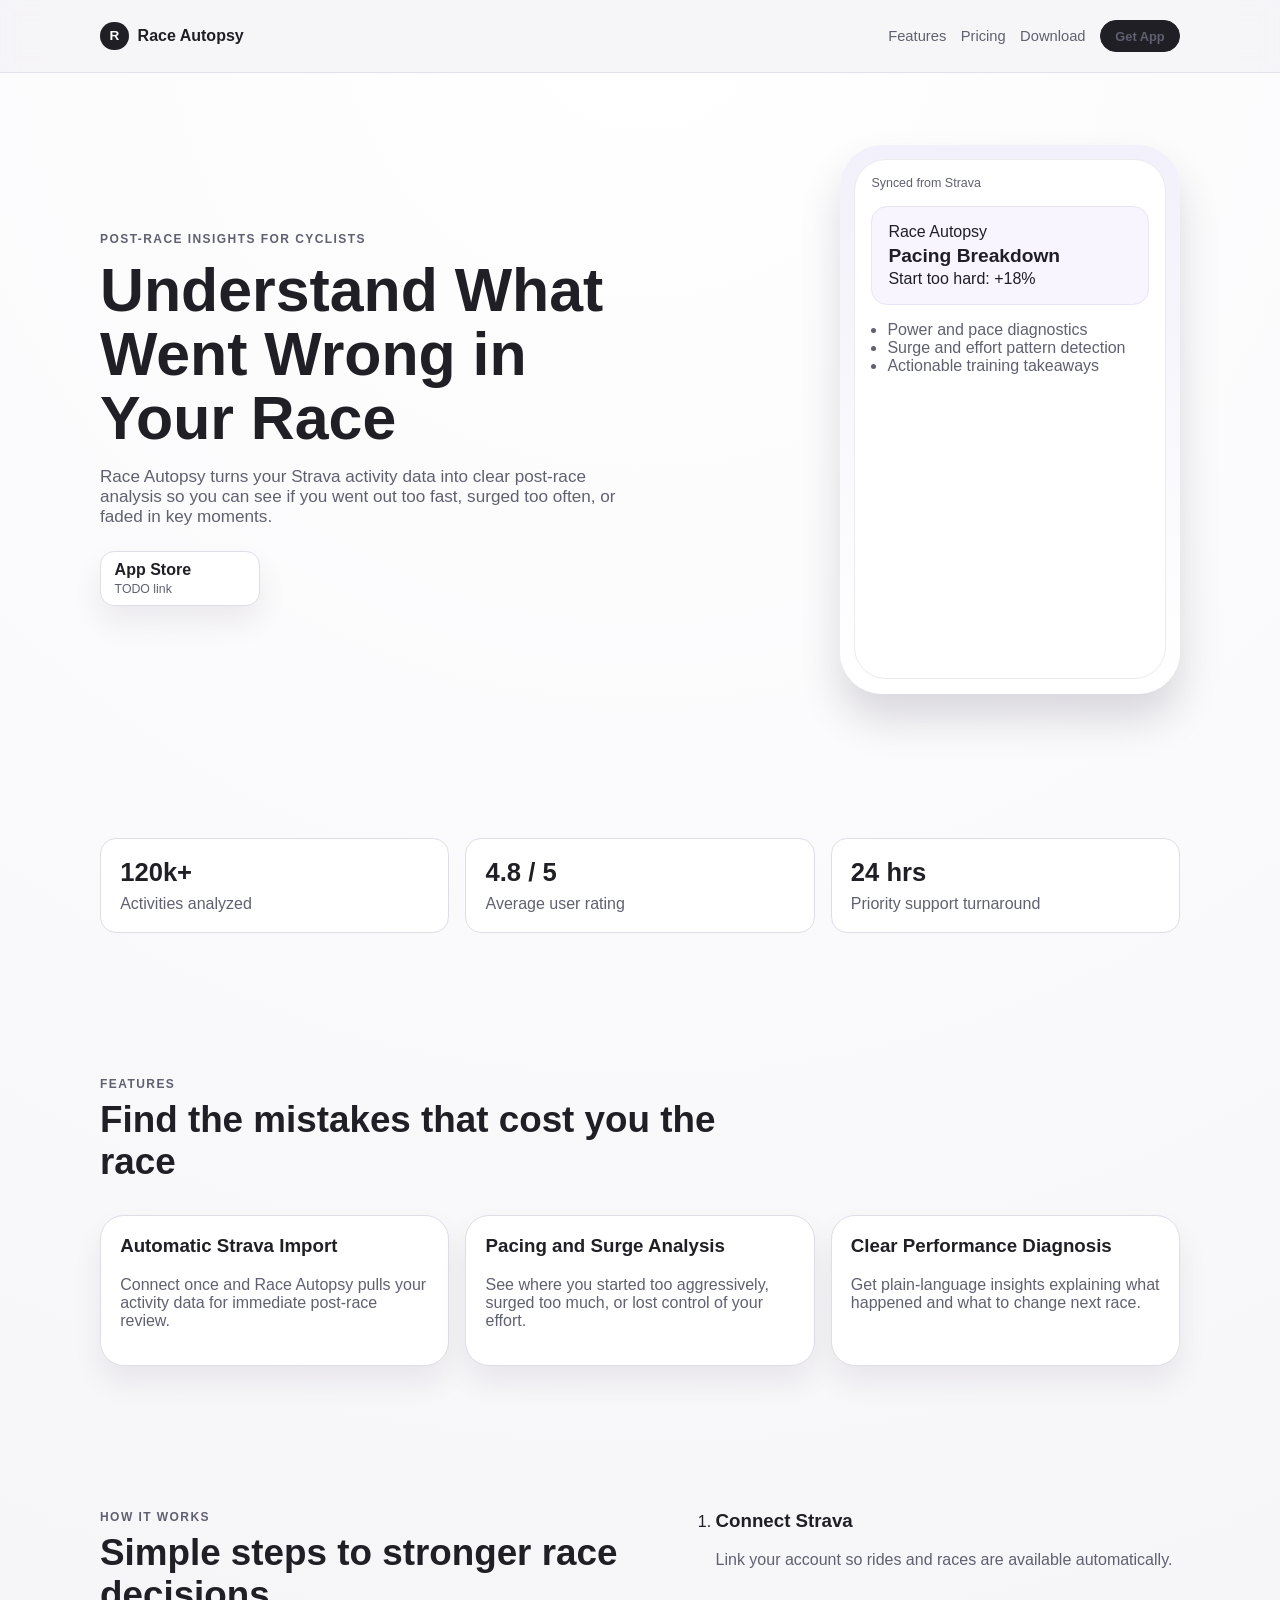
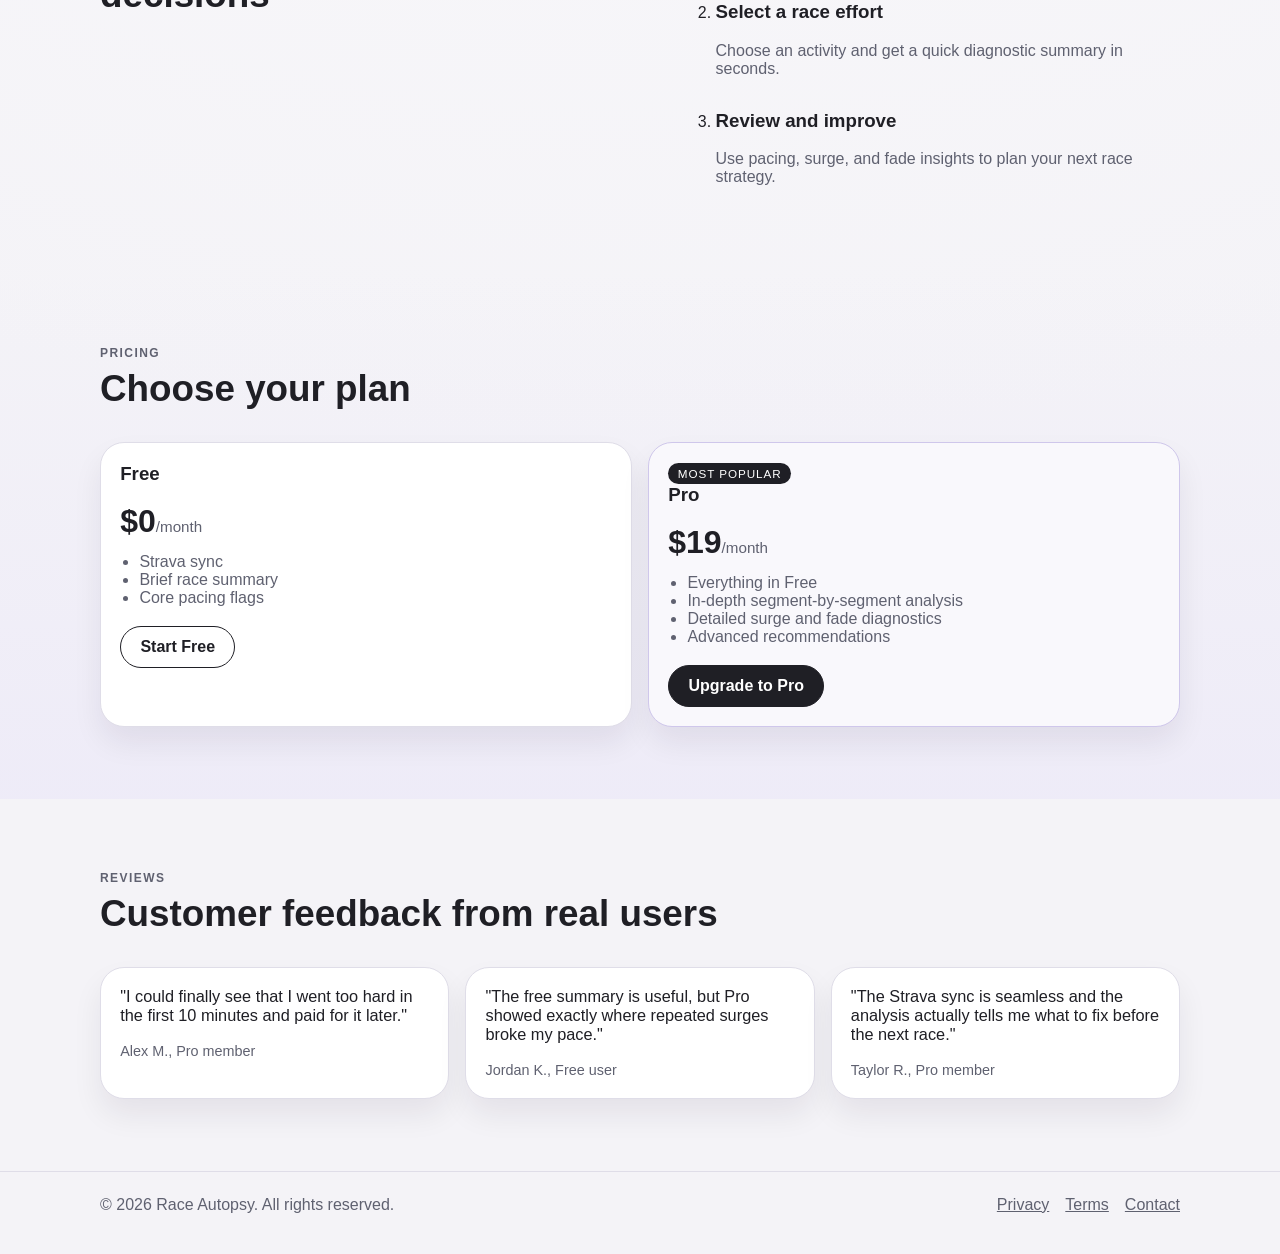
<file: index.html>
<!doctype html>
<html lang="en">
<head>
  <meta charset="utf-8">
  <meta name="viewport" content="width=device-width, initial-scale=1">
  <title>Race Autopsy | Post-Race Cycling Analysis</title>
  <meta name="description" content="Analyze your races after every ride. Understand pacing mistakes, surges, and where performance dropped with data synced from Strava.">
  <link rel="stylesheet" href="assets/css/styles.css">
</head>
<body>
  <a class="skip-link" href="#main-content">Skip to content</a>

  <header class="site-header">
    <div class="container header-inner">
      <a class="brand" href="./" aria-label="Race Autopsy home">
        <span class="brand-mark" aria-hidden="true">R</span>
        <span class="brand-text">Race Autopsy</span>
      </a>
      <nav class="main-nav" aria-label="Primary">
        <a href="#features">Features</a>
        <a href="#pricing">Pricing</a>
        <a href="#download">Download</a>
        <a class="button button-small" href="#download">Get App</a>
      </nav>
    </div>
  </header>

  <main id="main-content">
    <section class="hero section">
      <div class="container hero-grid">
        <div class="hero-copy reveal">
          <p class="eyebrow">Post-Race Insights for Cyclists</p>
          <h1>Understand What Went Wrong in Your Race</h1>
          <p class="lead">Race Autopsy turns your Strava activity data into clear post-race analysis so you can see if you went out too fast, surged too often, or faded in key moments.</p>
          <div class="cta-row" id="download">
            <a class="store-button" href="https://example.com/ios-todo" aria-label="Download on the App Store (placeholder)">
              <span class="store-title">App Store</span>
              <span class="store-subtitle">TODO link</span>
            </a>
          </div>
        </div>
        <div class="hero-visual reveal">
          <div class="phone-frame">
            <div class="phone-screen">
              <p class="screen-top">Synced from Strava</p>
              <div class="screen-card">
                <p class="screen-label">Race Autopsy</p>
                <h2>Pacing Breakdown</h2>
                <p class="screen-price">Start too hard: +18%</p>
              </div>
              <ul class="screen-list" aria-label="App highlights">
                <li>Power and pace diagnostics</li>
                <li>Surge and effort pattern detection</li>
                <li>Actionable training takeaways</li>
              </ul>
            </div>
          </div>
        </div>
      </div>
    </section>

    <section class="section social-proof">
      <div class="container proof-grid reveal">
        <article>
          <h2>120k+</h2>
          <p>Activities analyzed</p>
        </article>
        <article>
          <h2>4.8 / 5</h2>
          <p>Average user rating</p>
        </article>
        <article>
          <h2>24 hrs</h2>
          <p>Priority support turnaround</p>
        </article>
      </div>
    </section>

    <section id="features" class="section">
      <div class="container">
        <div class="section-heading reveal">
          <p class="eyebrow">Features</p>
          <h2>Find the mistakes that cost you the race</h2>
        </div>
        <div class="feature-grid">
          <article class="feature-card reveal">
            <h3>Automatic Strava Import</h3>
            <p>Connect once and Race Autopsy pulls your activity data for immediate post-race review.</p>
          </article>
          <article class="feature-card reveal">
            <h3>Pacing and Surge Analysis</h3>
            <p>See where you started too aggressively, surged too much, or lost control of your effort.</p>
          </article>
          <article class="feature-card reveal">
            <h3>Clear Performance Diagnosis</h3>
            <p>Get plain-language insights explaining what happened and what to change next race.</p>
          </article>
        </div>
      </div>
    </section>

    <section class="section how-it-works">
      <div class="container split-layout">
        <div class="section-heading reveal">
          <p class="eyebrow">How It Works</p>
          <h2>Simple steps to stronger race decisions</h2>
        </div>
        <ol class="steps reveal" aria-label="How it works">
          <li>
            <h3>Connect Strava</h3>
            <p>Link your account so rides and races are available automatically.</p>
          </li>
          <li>
            <h3>Select a race effort</h3>
            <p>Choose an activity and get a quick diagnostic summary in seconds.</p>
          </li>
          <li>
            <h3>Review and improve</h3>
            <p>Use pacing, surge, and fade insights to plan your next race strategy.</p>
          </li>
        </ol>
      </div>
    </section>

    <section id="pricing" class="section pricing">
      <div class="container">
        <div class="section-heading reveal">
          <p class="eyebrow">Pricing</p>
          <h2>Choose your plan</h2>
        </div>
        <div class="pricing-grid">
          <article class="price-card reveal" aria-label="Free plan">
            <h3>Free</h3>
            <p class="price">$0<span>/month</span></p>
            <ul>
              <li>Strava sync</li>
              <li>Brief race summary</li>
              <li>Core pacing flags</li>
            </ul>
            <a class="button button-secondary" href="#download">Start Free</a>
          </article>
          <article class="price-card featured reveal" aria-label="Pro plan">
            <p class="pill">Most Popular</p>
            <h3>Pro</h3>
            <p class="price">$19<span>/month</span></p>
            <ul>
              <li>Everything in Free</li>
              <li>In-depth segment-by-segment analysis</li>
              <li>Detailed surge and fade diagnostics</li>
              <li>Advanced recommendations</li>
            </ul>
            <a class="button" href="#download">Upgrade to Pro</a>
          </article>
        </div>
      </div>
    </section>

    <section class="section testimonials">
      <div class="container">
        <div class="section-heading reveal">
          <p class="eyebrow">Reviews</p>
          <h2>Customer feedback from real users</h2>
        </div>
        <div class="testimonial-grid">
          <blockquote class="testimonial reveal">
            <p>"I could finally see that I went too hard in the first 10 minutes and paid for it later."</p>
            <cite>Alex M., Pro member</cite>
          </blockquote>
          <blockquote class="testimonial reveal">
            <p>"The free summary is useful, but Pro showed exactly where repeated surges broke my pace."</p>
            <cite>Jordan K., Free user</cite>
          </blockquote>
          <blockquote class="testimonial reveal">
            <p>"The Strava sync is seamless and the analysis actually tells me what to fix before the next race."</p>
            <cite>Taylor R., Pro member</cite>
          </blockquote>
        </div>
      </div>
    </section>
  </main>

  <footer class="site-footer">
    <div class="container footer-inner">
      <p>&copy; <span id="year">2026</span> Race Autopsy. All rights reserved.</p>
      <nav aria-label="Legal">
        <a href="privacy/">Privacy</a>
        <a href="terms/">Terms</a>
        <a href="contact/">Contact</a>
      </nav>
    </div>
  </footer>

  <script src="assets/js/main.js" defer></script>
</body>
</html>
</file>
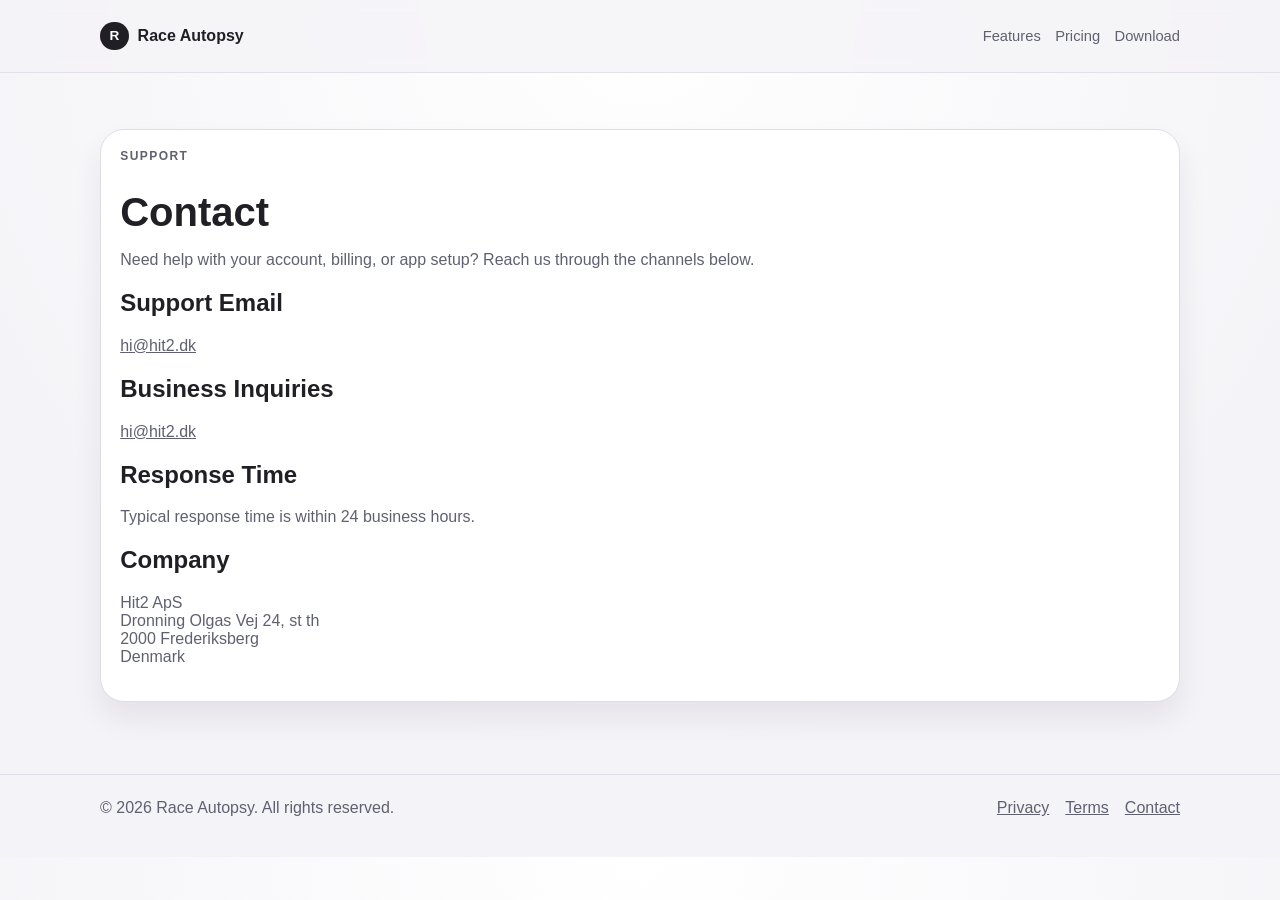
<file: contact/index.html>
<!doctype html>
<html lang="en">
<head>
  <meta charset="utf-8">
  <meta name="viewport" content="width=device-width, initial-scale=1">
  <title>Contact | Race Autopsy</title>
  <meta name="description" content="Contact and support details for Race Autopsy.">
  <link rel="stylesheet" href="../assets/css/styles.css">
</head>
<body>
  <header class="site-header">
    <div class="container header-inner">
      <a class="brand" href="../" aria-label="Race Autopsy home">
        <span class="brand-mark" aria-hidden="true">R</span>
        <span class="brand-text">Race Autopsy</span>
      </a>
      <nav class="main-nav" aria-label="Primary">
        <a href="../#features">Features</a>
        <a href="../#pricing">Pricing</a>
        <a href="../#download">Download</a>
      </nav>
    </div>
  </header>

  <main class="legal-main">
    <div class="container legal-card">
      <p class="eyebrow">Support</p>
      <h1>Contact</h1>
      <p>Need help with your account, billing, or app setup? Reach us through the channels below.</p>

      <h2>Support Email</h2>
      <p><a href="mailto:hi@hit2.dk">hi@hit2.dk</a></p>

      <h2>Business Inquiries</h2>
      <p><a href="mailto:hi@hit2.dk">hi@hit2.dk</a></p>

      <h2>Response Time</h2>
      <p>Typical response time is within 24 business hours.</p>

      <h2>Company</h2>
      <p>Hit2 ApS<br>Dronning Olgas Vej 24, st th<br>2000 Frederiksberg<br>Denmark</p>
    </div>
  </main>

  <footer class="site-footer">
    <div class="container footer-inner">
      <p>&copy; <span id="year">2026</span> Race Autopsy. All rights reserved.</p>
      <nav aria-label="Legal">
        <a href="../privacy/">Privacy</a>
        <a href="../terms/">Terms</a>
        <a href="../contact/">Contact</a>
      </nav>
    </div>
  </footer>

  <script src="../assets/js/main.js" defer></script>
</body>
</html>
</file>
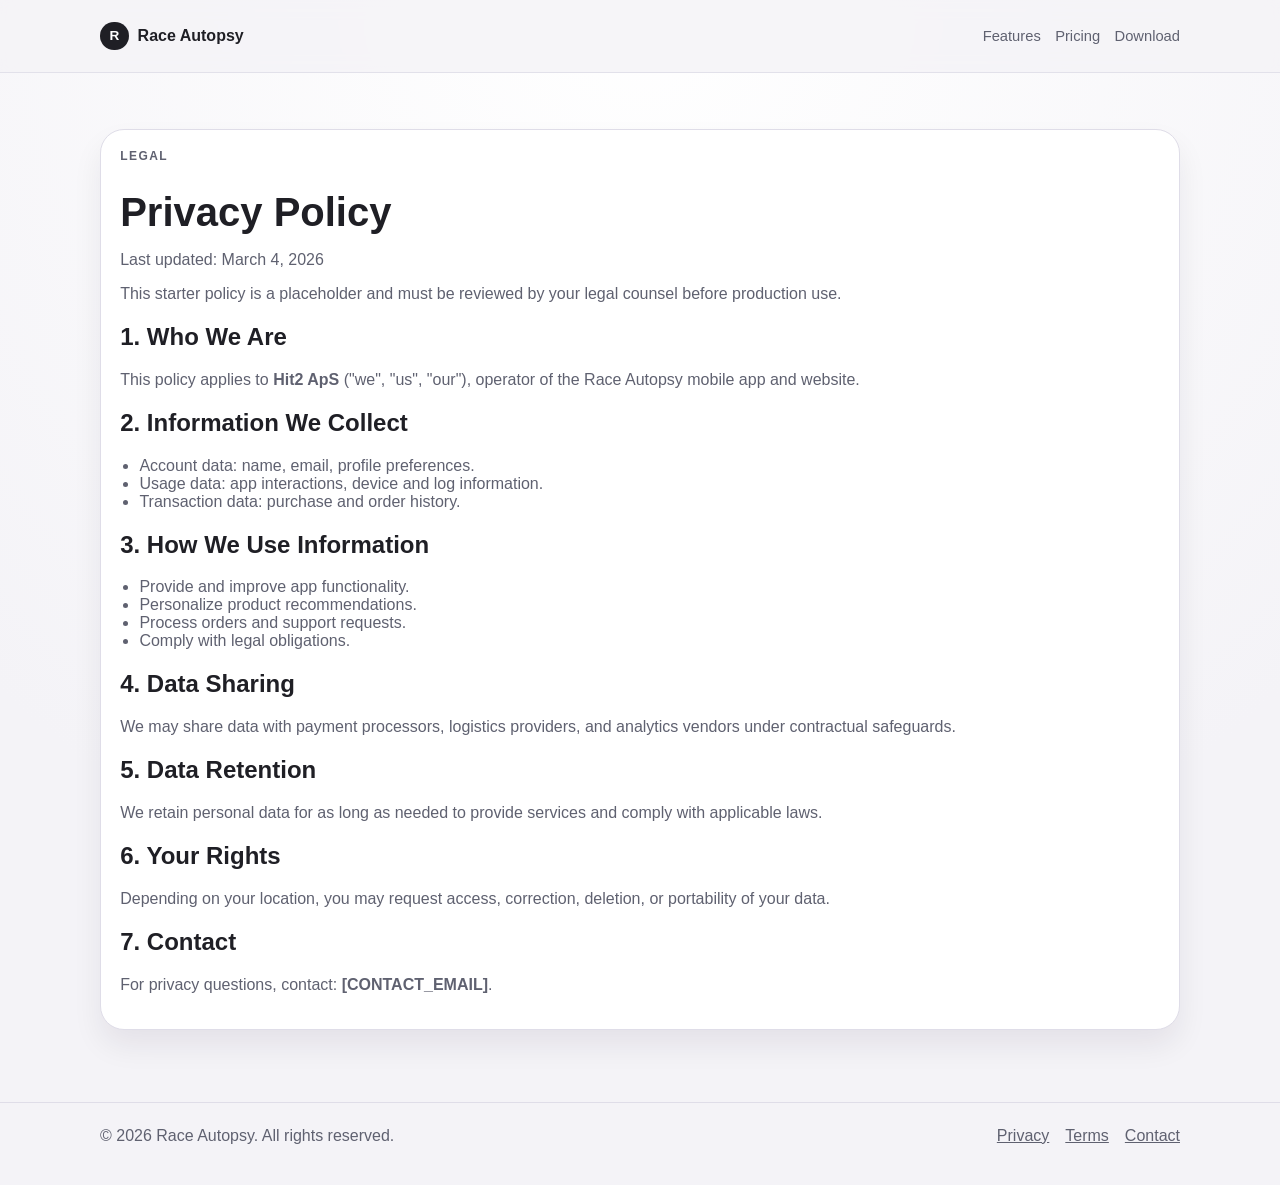
<file: privacy/index.html>
<!doctype html>
<html lang="en">
<head>
  <meta charset="utf-8">
  <meta name="viewport" content="width=device-width, initial-scale=1">
  <title>Privacy Policy | Race Autopsy</title>
  <meta name="description" content="Privacy policy for Race Autopsy app and website.">
  <link rel="stylesheet" href="../assets/css/styles.css">
</head>
<body>
  <header class="site-header">
    <div class="container header-inner">
      <a class="brand" href="../" aria-label="Race Autopsy home">
        <span class="brand-mark" aria-hidden="true">R</span>
        <span class="brand-text">Race Autopsy</span>
      </a>
      <nav class="main-nav" aria-label="Primary">
        <a href="../#features">Features</a>
        <a href="../#pricing">Pricing</a>
        <a href="../#download">Download</a>
      </nav>
    </div>
  </header>

  <main class="legal-main">
    <div class="container legal-card">
      <p class="eyebrow">Legal</p>
      <h1>Privacy Policy</h1>
      <p>Last updated: March 4, 2026</p>
      <p>This starter policy is a placeholder and must be reviewed by your legal counsel before production use.</p>

      <h2>1. Who We Are</h2>
      <p>This policy applies to <strong>Hit2 ApS</strong> ("we", "us", "our"), operator of the Race Autopsy mobile app and website.</p>

      <h2>2. Information We Collect</h2>
      <ul class="legal-list">
        <li>Account data: name, email, profile preferences.</li>
        <li>Usage data: app interactions, device and log information.</li>
        <li>Transaction data: purchase and order history.</li>
      </ul>

      <h2>3. How We Use Information</h2>
      <ul class="legal-list">
        <li>Provide and improve app functionality.</li>
        <li>Personalize product recommendations.</li>
        <li>Process orders and support requests.</li>
        <li>Comply with legal obligations.</li>
      </ul>

      <h2>4. Data Sharing</h2>
      <p>We may share data with payment processors, logistics providers, and analytics vendors under contractual safeguards.</p>

      <h2>5. Data Retention</h2>
      <p>We retain personal data for as long as needed to provide services and comply with applicable laws.</p>

      <h2>6. Your Rights</h2>
      <p>Depending on your location, you may request access, correction, deletion, or portability of your data.</p>

      <h2>7. Contact</h2>
      <p>For privacy questions, contact: <strong>[CONTACT_EMAIL]</strong>.</p>
    </div>
  </main>

  <footer class="site-footer">
    <div class="container footer-inner">
      <p>&copy; <span id="year">2026</span> Race Autopsy. All rights reserved.</p>
      <nav aria-label="Legal">
        <a href="../privacy/">Privacy</a>
        <a href="../terms/">Terms</a>
        <a href="../contact/">Contact</a>
      </nav>
    </div>
  </footer>

  <script src="../assets/js/main.js" defer></script>
</body>
</html>
</file>
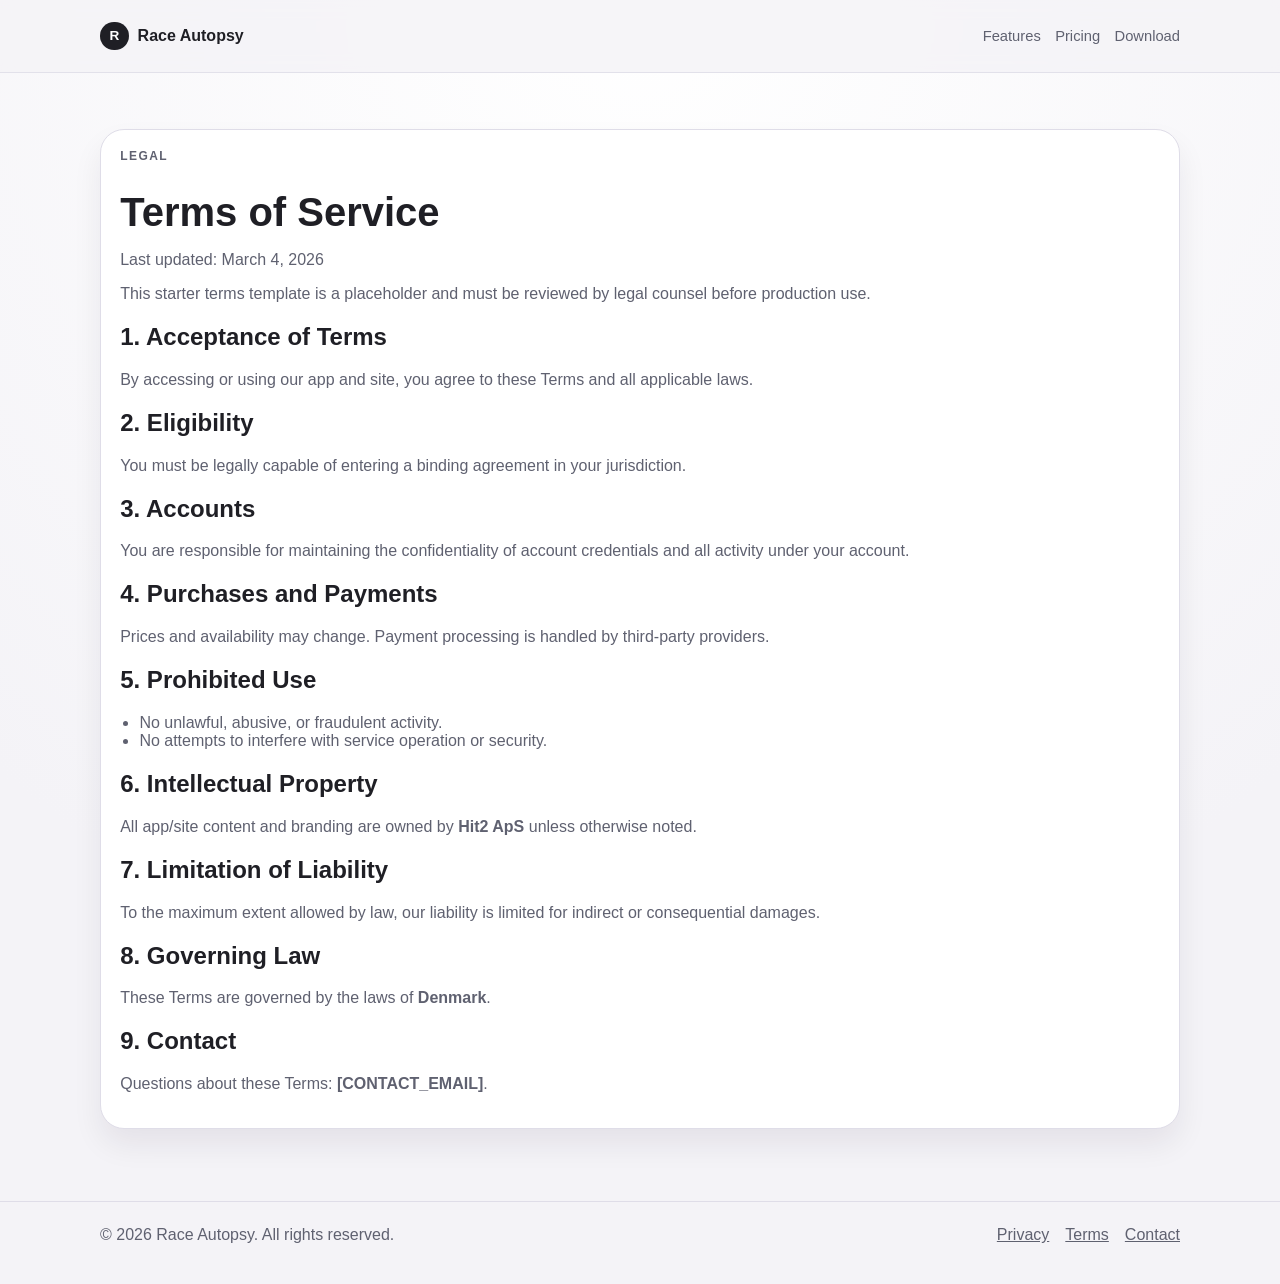
<file: terms/index.html>
<!doctype html>
<html lang="en">
<head>
  <meta charset="utf-8">
  <meta name="viewport" content="width=device-width, initial-scale=1">
  <title>Terms of Service | Race Autopsy</title>
  <meta name="description" content="Terms of service for Race Autopsy app and website.">
  <link rel="stylesheet" href="../assets/css/styles.css">
</head>
<body>
  <header class="site-header">
    <div class="container header-inner">
      <a class="brand" href="../" aria-label="Race Autopsy home">
        <span class="brand-mark" aria-hidden="true">R</span>
        <span class="brand-text">Race Autopsy</span>
      </a>
      <nav class="main-nav" aria-label="Primary">
        <a href="../#features">Features</a>
        <a href="../#pricing">Pricing</a>
        <a href="../#download">Download</a>
      </nav>
    </div>
  </header>

  <main class="legal-main">
    <div class="container legal-card">
      <p class="eyebrow">Legal</p>
      <h1>Terms of Service</h1>
      <p>Last updated: March 4, 2026</p>
      <p>This starter terms template is a placeholder and must be reviewed by legal counsel before production use.</p>

      <h2>1. Acceptance of Terms</h2>
      <p>By accessing or using our app and site, you agree to these Terms and all applicable laws.</p>

      <h2>2. Eligibility</h2>
      <p>You must be legally capable of entering a binding agreement in your jurisdiction.</p>

      <h2>3. Accounts</h2>
      <p>You are responsible for maintaining the confidentiality of account credentials and all activity under your account.</p>

      <h2>4. Purchases and Payments</h2>
      <p>Prices and availability may change. Payment processing is handled by third-party providers.</p>

      <h2>5. Prohibited Use</h2>
      <ul class="legal-list">
        <li>No unlawful, abusive, or fraudulent activity.</li>
        <li>No attempts to interfere with service operation or security.</li>
      </ul>

      <h2>6. Intellectual Property</h2>
      <p>All app/site content and branding are owned by <strong>Hit2 ApS</strong> unless otherwise noted.</p>

      <h2>7. Limitation of Liability</h2>
      <p>To the maximum extent allowed by law, our liability is limited for indirect or consequential damages.</p>

      <h2>8. Governing Law</h2>
      <p>These Terms are governed by the laws of <strong>Denmark</strong>.</p>

      <h2>9. Contact</h2>
      <p>Questions about these Terms: <strong>[CONTACT_EMAIL]</strong>.</p>
    </div>
  </main>

  <footer class="site-footer">
    <div class="container footer-inner">
      <p>&copy; <span id="year">2026</span> Race Autopsy. All rights reserved.</p>
      <nav aria-label="Legal">
        <a href="../privacy/">Privacy</a>
        <a href="../terms/">Terms</a>
        <a href="../contact/">Contact</a>
      </nav>
    </div>
  </footer>

  <script src="../assets/js/main.js" defer></script>
</body>
</html>
</file>
<file: assets/css/styles.css>
:root {
  --bg: #f4f3f7;
  --surface: #ffffff;
  --surface-soft: #f9f8fc;
  --text: #1f1f25;
  --text-muted: #5f6170;
  --line: #dfdde8;
  --accent: #1f1f25;
  --accent-soft: #ece9f8;
  --radius-lg: 24px;
  --radius-md: 16px;
  --shadow-soft: 0 16px 30px rgba(26, 20, 44, 0.07);
  --max-width: 1080px;
}

* {
  box-sizing: border-box;
}

html,
body {
  margin: 0;
  padding: 0;
  font-family: "Avenir Next", "Segoe UI", "Helvetica Neue", Helvetica, Arial, sans-serif;
  color: var(--text);
  background: radial-gradient(circle at top, #ffffff 0%, var(--bg) 70%);
}

img {
  max-width: 100%;
  display: block;
}

a {
  color: inherit;
}

.skip-link {
  position: absolute;
  left: -9999px;
}

.skip-link:focus {
  left: 1rem;
  top: 1rem;
  z-index: 999;
  padding: 0.5rem 0.75rem;
  background: #000;
  color: #fff;
  border-radius: 0.4rem;
}

.container {
  width: min(var(--max-width), calc(100% - 2rem));
  margin-inline: auto;
}

.section {
  padding: 4.5rem 0;
}

.eyebrow {
  margin: 0;
  font-size: 0.75rem;
  letter-spacing: 0.12em;
  text-transform: uppercase;
  color: var(--text-muted);
  font-weight: 600;
}

.section-heading h2 {
  margin: 0.5rem 0 0;
  font-size: clamp(1.6rem, 4vw, 2.3rem);
}

.section-heading {
  max-width: 42rem;
  margin-bottom: 2rem;
}

.site-header {
  position: sticky;
  top: 0;
  backdrop-filter: blur(8px);
  background: rgba(244, 243, 247, 0.8);
  border-bottom: 1px solid rgba(223, 221, 232, 0.85);
  z-index: 30;
}

.header-inner {
  display: flex;
  align-items: center;
  justify-content: space-between;
  min-height: 4.5rem;
  gap: 1rem;
}

.brand {
  display: inline-flex;
  align-items: center;
  gap: 0.55rem;
  font-weight: 700;
  text-decoration: none;
}

.brand-mark {
  width: 1.8rem;
  aspect-ratio: 1;
  border-radius: 99px;
  display: inline-grid;
  place-items: center;
  background: var(--accent);
  color: #fff;
  font-size: 0.85rem;
}

.main-nav {
  display: flex;
  align-items: center;
  gap: 0.9rem;
  font-size: 0.92rem;
}

.main-nav a {
  text-decoration: none;
  color: var(--text-muted);
}

.main-nav a:hover,
.main-nav a:focus-visible,
.site-footer a:hover,
.site-footer a:focus-visible {
  color: var(--text);
}

.button {
  display: inline-flex;
  align-items: center;
  justify-content: center;
  border: 1px solid var(--accent);
  border-radius: 99px;
  padding: 0.68rem 1.2rem;
  background: var(--accent);
  color: #fff;
  font-weight: 600;
  text-decoration: none;
}

.button:hover,
.button:focus-visible {
  opacity: 0.93;
}

.button-small {
  padding: 0.45rem 0.9rem;
  font-size: 0.8rem;
}

.button-secondary {
  background: transparent;
  color: var(--text);
}

.hero-grid {
  display: grid;
  grid-template-columns: repeat(2, minmax(0, 1fr));
  gap: 2.2rem;
  align-items: center;
}

.hero h1 {
  margin: 0.8rem 0 1rem;
  font-size: clamp(2rem, 6vw, 3.8rem);
  line-height: 1.05;
}

.lead {
  margin: 0;
  max-width: 34rem;
  color: var(--text-muted);
  font-size: 1.07rem;
}

.cta-row {
  margin-top: 1.5rem;
  display: flex;
  flex-wrap: wrap;
  gap: 0.75rem;
}

.store-button {
  min-width: 10rem;
  border: 1px solid var(--line);
  border-radius: 14px;
  background: var(--surface);
  padding: 0.55rem 0.85rem;
  text-decoration: none;
  box-shadow: var(--shadow-soft);
}

.store-title {
  display: block;
  font-weight: 700;
}

.store-subtitle {
  font-size: 0.77rem;
  color: var(--text-muted);
}

.phone-frame {
  margin-left: auto;
  width: min(340px, 92%);
  border-radius: 42px;
  padding: 0.9rem;
  background: linear-gradient(180deg, #f2f0fa, #ffffff);
  box-shadow: 0 25px 40px rgba(26, 20, 44, 0.15);
}

.phone-screen {
  border-radius: 32px;
  background: #fff;
  min-height: 520px;
  border: 1px solid #ebebef;
  padding: 1rem;
}

.screen-top {
  margin: 0;
  color: var(--text-muted);
  font-size: 0.78rem;
}

.screen-card {
  margin-top: 1rem;
  border: 1px solid #e8e4f5;
  background: #f8f5ff;
  border-radius: var(--radius-md);
  padding: 1rem;
}

.screen-card h2 {
  margin: 0.2rem 0;
  font-size: 1.2rem;
}

.screen-label,
.screen-price {
  margin: 0;
}

.screen-list {
  margin: 1rem 0 0;
  padding-left: 1rem;
  color: var(--text-muted);
}

.proof-grid {
  display: grid;
  grid-template-columns: repeat(3, minmax(0, 1fr));
  gap: 1rem;
}

.proof-grid article {
  background: var(--surface);
  border-radius: var(--radius-md);
  border: 1px solid var(--line);
  padding: 1.2rem;
}

.proof-grid h2 {
  margin: 0;
  font-size: 1.6rem;
}

.proof-grid p {
  margin: 0.5rem 0 0;
  color: var(--text-muted);
}

.feature-grid,
.pricing-grid,
.testimonial-grid {
  display: grid;
  gap: 1rem;
}

.feature-grid {
  grid-template-columns: repeat(3, minmax(0, 1fr));
}

.feature-card,
.price-card,
.testimonial,
.legal-card {
  background: var(--surface);
  border: 1px solid var(--line);
  border-radius: var(--radius-lg);
  box-shadow: var(--shadow-soft);
  padding: 1.2rem;
}

.feature-card h3,
.price-card h3,
.steps h3,
.testimonial p {
  margin-top: 0;
}

.feature-card p,
.steps p,
.testimonial cite,
.legal-card p,
.legal-card li {
  color: var(--text-muted);
}

.split-layout {
  display: grid;
  grid-template-columns: 1.2fr 1fr;
  gap: 1rem;
}

.steps {
  margin: 0;
  padding-left: 1.2rem;
  display: grid;
  gap: 1rem;
}

.pricing {
  background: linear-gradient(180deg, rgba(255, 255, 255, 0), rgba(236, 233, 248, 0.75));
}

.pricing-grid {
  grid-template-columns: repeat(2, minmax(0, 1fr));
}

.price-card {
  position: relative;
}

.price-card .price {
  margin: 0.3rem 0 0.8rem;
  font-size: 2rem;
  font-weight: 700;
}

.price-card .price span {
  font-size: 0.95rem;
  color: var(--text-muted);
  font-weight: 500;
}

.price-card ul {
  margin: 0 0 1.2rem;
  padding-left: 1.2rem;
  color: var(--text-muted);
}

.pill {
  margin: 0;
  display: inline-block;
  font-size: 0.73rem;
  text-transform: uppercase;
  letter-spacing: 0.08em;
  border-radius: 999px;
  padding: 0.25rem 0.6rem;
  color: #fff;
  background: var(--accent);
}

.featured {
  border-color: #cfc7eb;
  background: var(--surface-soft);
}

.testimonial-grid {
  grid-template-columns: repeat(3, minmax(0, 1fr));
}

.testimonial {
  margin: 0;
}

.testimonial p {
  font-size: 1.02rem;
}

.testimonial cite {
  font-style: normal;
  font-size: 0.9rem;
}

.site-footer {
  border-top: 1px solid var(--line);
  padding: 1.5rem 0 2.5rem;
}

.footer-inner {
  display: flex;
  flex-wrap: wrap;
  align-items: center;
  justify-content: space-between;
  gap: 0.8rem;
}

.footer-inner p,
.footer-inner nav {
  margin: 0;
  color: var(--text-muted);
}

.footer-inner nav {
  display: inline-flex;
  gap: 1rem;
}

.legal-main {
  padding: 3.5rem 0 4.5rem;
}

.legal-main h1 {
  font-size: clamp(1.7rem, 5vw, 2.5rem);
  margin-bottom: 0.75rem;
}

.legal-list {
  padding-left: 1.2rem;
}

.reveal {
  opacity: 0;
  transform: translateY(16px);
  transition: opacity 500ms ease, transform 500ms ease;
}

.reveal.is-visible {
  opacity: 1;
  transform: translateY(0);
}

@media (max-width: 960px) {
  .hero-grid,
  .split-layout,
  .feature-grid,
  .proof-grid,
  .pricing-grid,
  .testimonial-grid {
    grid-template-columns: 1fr;
  }

  .phone-frame {
    margin-inline: auto;
  }

  .main-nav a:not(.button) {
    display: none;
  }
}

@media (prefers-reduced-motion: reduce) {
  *,
  *::before,
  *::after {
    animation: none !important;
    transition: none !important;
    scroll-behavior: auto !important;
  }

  .reveal {
    opacity: 1;
    transform: none;
  }
}
</file>
